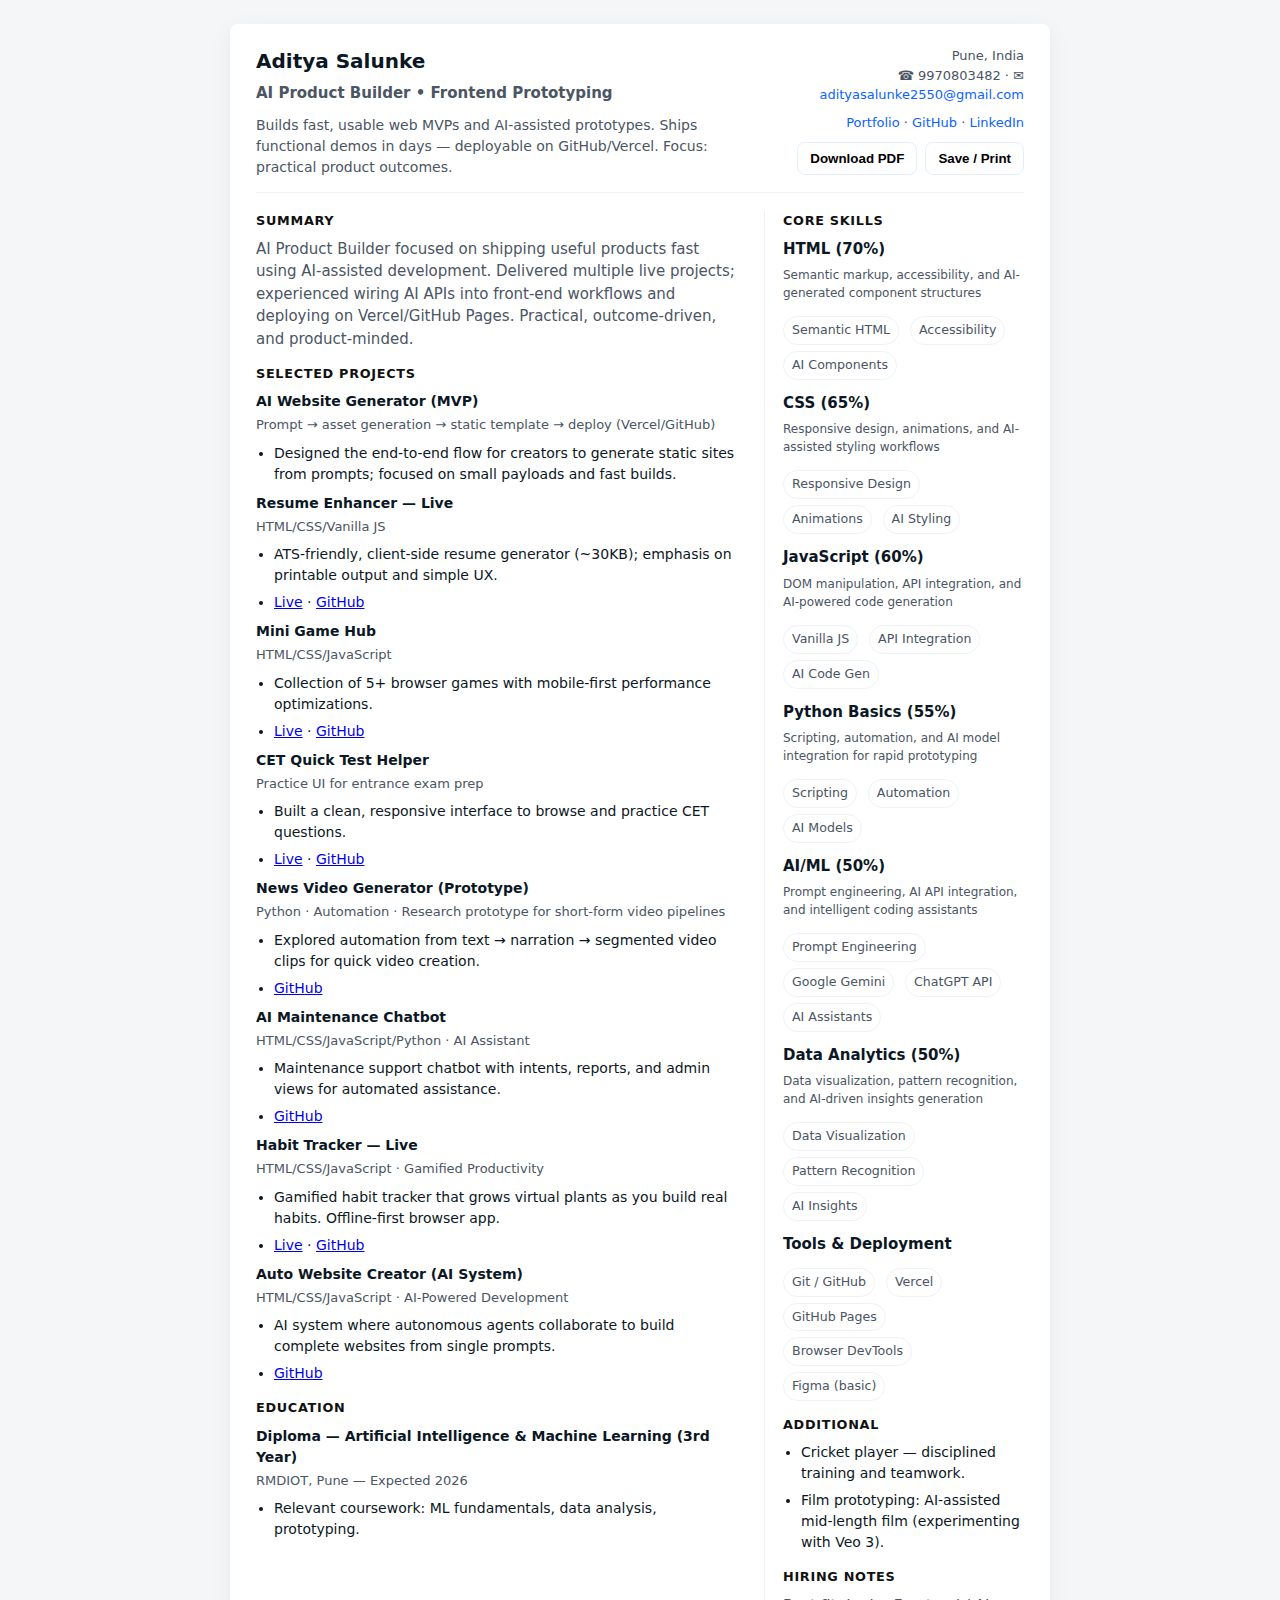
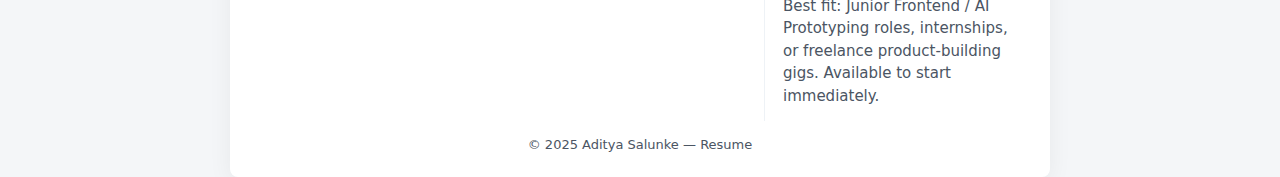
<file: resume.html>
<!doctype html>
<html lang="en">
<head>
  <meta charset="utf-8" />
  <meta name="viewport" content="width=device-width,initial-scale=1" />
  <title>Aditya Salunke — Resume</title>
  <meta name="description" content="Aditya Salunke — Frontend Developer & AI Product Builder. Pune, India" />
  <style>
    /* Minimal, ATS-friendly resume: readable on screen and prints cleanly */
    :root{
      --text:#0b1724;
      --muted:#4b5563;
      --accent:#0b63ff;
      --paper:#ffffff;
      --max-width:820px;
      --gap:16px;
      --base:15px;
      --lh:1.5;
    }
    *{box-sizing:border-box}
    html,body{height:100%; margin:0; background:#f4f6f8; color:var(--text); font-family: Inter, system-ui, -apple-system, "Segoe UI", Roboto, Arial;}
    body{font-size:var(--base); line-height:var(--lh); padding:24px;}
    .page{max-width:var(--max-width); margin:0 auto; background:var(--paper); padding:22px 26px; border-radius:8px; box-shadow:0 6px 24px rgba(12,18,30,0.06);}
    header{display:flex; justify-content:space-between; gap:18px; align-items:flex-start; border-bottom:1px solid #eef2f6; padding-bottom:14px}
    .left-head{max-width:66%}
    h1{font-size:20px; margin:0; font-weight:700}
    .title{color:var(--muted); margin:6px 0 0; font-weight:600}
    .lead{margin:10px 0 0; color:var(--muted); font-size:14px}
    .contact{font-size:13px; color:var(--muted); text-align:right}
    .contact a{color:var(--accent); text-decoration:none}
    .actions{margin-top:8px; display:flex; gap:8px; justify-content:flex-end}
    .btn{background:#fff; border:1px solid #e6eefc; padding:8px 12px; border-radius:8px; font-weight:700; cursor:pointer}
    .btn.primary{background:var(--accent); color:#fff; border-color:var(--accent)}
    main{display:grid; grid-template-columns:1fr 260px; gap:20px; margin-top:18px}
    .col-left{min-width:0}
    .col-right{padding-left:18px; border-left:1px solid #eef2f6}
    section{margin-bottom:14px}
    h2{font-size:12.8px; margin:0 0 8px; text-transform:uppercase; letter-spacing:.7px; color:#111; font-weight:700}
    .item{margin:8px 0}
    .role{font-weight:700; margin:0; font-size:14px}
    .meta{color:var(--muted); font-size:13px; margin-top:3px}
    ul{margin:8px 0 0 18px; padding:0}
    li{margin:6px 0; font-size:14px}
    .pill{display:inline-block; padding:4px 8px; border-radius:999px; font-size:12.6px; color:var(--muted); border:1px solid #eef2f6; margin:6px 6px 0 0}
    .links a{color:var(--accent); text-decoration:none}
    .links a:hover{text-decoration:underline}
    footer{margin-top:14px; text-align:center; color:var(--muted); font-size:13px}

    /* Print rules: one page, remove shadows, show link URLs for recruiters */
    @media print{
      body{padding:0; background:#fff}
      .page{box-shadow:none; border-radius:0; margin:0; padding:18px}
      .actions{display:none}
      a[href]:after{content:" (" attr(href) ")"; font-size:11px; color:#444}
    }

    /* Responsive stack */
    @media (max-width:880px){
      header{flex-direction:column; align-items:flex-start}
      .contact{text-align:left}
      main{grid-template-columns:1fr; gap:14px}
      .col-right{border-left:none; padding-left:0}
      .actions{justify-content:flex-start}
    }
  </style>
</head>
<body>
  <div class="page" id="resumePage">
    <header>
      <div class="left-head">
        <h1>Aditya Salunke</h1>
        <div class="title">AI Product Builder • Frontend Prototyping</div>
        <div class="lead">Builds fast, usable web MVPs and AI-assisted prototypes. Ships functional demos in days — deployable on GitHub/Vercel. Focus: practical product outcomes.</div>
      </div>

      <div class="contact" aria-label="contact">
        <div>Pune, India</div>
        <div>☎ 9970803482 · ✉ <a href="mailto:adityasalunke2550@gmail.com">adityasalunke2550@gmail.com</a></div>
        <div class="links" style="margin-top:8px">
          <a href="https://adityasalunke255.github.io/" target="_blank" rel="noopener">Portfolio</a> ·
          <a href="https://github.com/adityasalunke255" target="_blank" rel="noopener">GitHub</a> ·
          <a href="https://www.linkedin.com/in/aditya-salunke-7389b0364" target="_blank" rel="noopener">LinkedIn</a>
        </div>

        <div class="actions" style="margin-top:10px">
          <button class="btn" id="printBtn" title="Open print dialog (use Save as PDF)">Download PDF</button>
          <button class="btn" id="downloadBtn" title="Save as PDF (opens print dialog)">Save / Print</button>
        </div>
      </div>
    </header>

    <main>
      <div class="col-left">
        <section aria-labelledby="summary">
          <h2 id="summary">Summary</h2>
          <p style="margin:6px 0 0; color:var(--muted)">AI Product Builder focused on shipping useful products fast using AI-assisted development. Delivered multiple live projects; experienced wiring AI APIs into front-end workflows and deploying on Vercel/GitHub Pages. Practical, outcome-driven, and product-minded.</p>
        </section>

        <section aria-labelledby="projects">
          <h2 id="projects">Selected Projects</h2>

          <article class="item" aria-label="AI Website Generator">
            <p class="role">AI Website Generator (MVP)</p>
            <div class="meta">Prompt → asset generation → static template → deploy (Vercel/GitHub)</div>
            <ul>
              <li>Designed the end-to-end flow for creators to generate static sites from prompts; focused on small payloads and fast builds.</li>
            </ul>
          </article>

          <article class="item" aria-label="Resume Enhancer">
            <p class="role">Resume Enhancer — Live</p>
            <div class="meta">HTML/CSS/Vanilla JS</div>
            <ul>
              <li>ATS-friendly, client-side resume generator (~30KB); emphasis on printable output and simple UX.</li>
              <li><a href="https://adityasalunke255.github.io/resume-enhancher/" target="_blank" rel="noopener">Live</a> · <a href="https://github.com/adityasalunke255/resume-enhancher" target="_blank" rel="noopener">GitHub</a></li>
            </ul>
          </article>

          <article class="item" aria-label="Mini Game Hub">
            <p class="role">Mini Game Hub</p>
            <div class="meta">HTML/CSS/JavaScript</div>
            <ul>
              <li>Collection of 5+ browser games with mobile-first performance optimizations.</li>
              <li><a href="https://adityasalunke255.github.io/Mini-Game-Hub/" target="_blank" rel="noopener">Live</a> · <a href="https://github.com/adityasalunke255/Mini-Game-Hub" target="_blank" rel="noopener">GitHub</a></li>
            </ul>
          </article>

          <article class="item" aria-label="CET Quick Test Helper">
            <p class="role">CET Quick Test Helper</p>
            <div class="meta">Practice UI for entrance exam prep</div>
            <ul>
              <li>Built a clean, responsive interface to browse and practice CET questions.</li>
              <li><a href="https://adityasalunke255.github.io/CET-Quick-Test-Helper/" target="_blank" rel="noopener">Live</a> · <a href="https://github.com/adityasalunke255/CET-Quick-Test-Helper" target="_blank" rel="noopener">GitHub</a></li>
            </ul>
          </article>

          <article class="item" aria-label="News Video Generator">
            <p class="role">News Video Generator (Prototype)</p>
            <div class="meta">Python · Automation · Research prototype for short-form video pipelines</div>
            <ul>
              <li>Explored automation from text → narration → segmented video clips for quick video creation.</li>
              <li><a href="https://github.com/adityasalunke255/news_video_generater" target="_blank" rel="noopener">GitHub</a></li>
            </ul>
          </article>

          <article class="item" aria-label="AI Maintenance Chatbot">
            <p class="role">AI Maintenance Chatbot</p>
            <div class="meta">HTML/CSS/JavaScript/Python · AI Assistant</div>
            <ul>
              <li>Maintenance support chatbot with intents, reports, and admin views for automated assistance.</li>
              <li><a href="https://github.com/adityasalunke255/AI-maintenence-chatbot-" target="_blank" rel="noopener">GitHub</a></li>
            </ul>
          </article>

          <article class="item" aria-label="Habit Tracker">
            <p class="role">Habit Tracker — Live</p>
            <div class="meta">HTML/CSS/JavaScript · Gamified Productivity</div>
            <ul>
              <li>Gamified habit tracker that grows virtual plants as you build real habits. Offline-first browser app.</li>
              <li><a href="https://adityasalunke255.github.io/habit-tracker/realm-tracker.html" target="_blank" rel="noopener">Live</a> · <a href="https://github.com/adityasalunke255/habit-tracker" target="_blank" rel="noopener">GitHub</a></li>
            </ul>
          </article>

          <article class="item" aria-label="Auto Website Creator">
            <p class="role">Auto Website Creator (AI System)</p>
            <div class="meta">HTML/CSS/JavaScript · AI-Powered Development</div>
            <ul>
              <li>AI system where autonomous agents collaborate to build complete websites from single prompts.</li>
              <li><a href="https://github.com/adityasalunke255/auto-website-creator-" target="_blank" rel="noopener">GitHub</a></li>
            </ul>
          </article>
        </section>

        <section aria-labelledby="education" style="margin-top:8px">
          <h2 id="education">Education</h2>
          <div class="item">
            <p class="role">Diploma — Artificial Intelligence & Machine Learning (3rd Year)</p>
            <div class="meta">RMDIOT, Pune — Expected 2026</div>
            <ul>
              <li>Relevant coursework: ML fundamentals, data analysis, prototyping.</li>
            </ul>
          </div>
        </section>

      </div>

      <aside class="col-right" aria-label="sidebar">
        <section aria-labelledby="skills">
          <h2 id="skills">Core Skills</h2>

          <div style="margin-top:6px">
            <div style="font-weight:700; margin-bottom:6px">HTML (70%)</div>
            <div style="font-size:12px; color:var(--muted); margin-bottom:8px">Semantic markup, accessibility, and AI-generated component structures</div>
            <div>
              <span class="pill">Semantic HTML</span>
              <span class="pill">Accessibility</span>
              <span class="pill">AI Components</span>
            </div>
          </div>

          <div style="margin-top:12px">
            <div style="font-weight:700; margin-bottom:6px">CSS (65%)</div>
            <div style="font-size:12px; color:var(--muted); margin-bottom:8px">Responsive design, animations, and AI-assisted styling workflows</div>
            <div>
              <span class="pill">Responsive Design</span>
              <span class="pill">Animations</span>
              <span class="pill">AI Styling</span>
            </div>
          </div>

          <div style="margin-top:12px">
            <div style="font-weight:700; margin-bottom:6px">JavaScript (60%)</div>
            <div style="font-size:12px; color:var(--muted); margin-bottom:8px">DOM manipulation, API integration, and AI-powered code generation</div>
            <div>
              <span class="pill">Vanilla JS</span>
              <span class="pill">API Integration</span>
              <span class="pill">AI Code Gen</span>
            </div>
          </div>

          <div style="margin-top:12px">
            <div style="font-weight:700; margin-bottom:6px">Python Basics (55%)</div>
            <div style="font-size:12px; color:var(--muted); margin-bottom:8px">Scripting, automation, and AI model integration for rapid prototyping</div>
            <div>
              <span class="pill">Scripting</span>
              <span class="pill">Automation</span>
              <span class="pill">AI Models</span>
            </div>
          </div>

          <div style="margin-top:12px">
            <div style="font-weight:700; margin-bottom:6px">AI/ML (50%)</div>
            <div style="font-size:12px; color:var(--muted); margin-bottom:8px">Prompt engineering, AI API integration, and intelligent coding assistants</div>
            <div>
              <span class="pill">Prompt Engineering</span>
              <span class="pill">Google Gemini</span>
              <span class="pill">ChatGPT API</span>
              <span class="pill">AI Assistants</span>
            </div>
          </div>

          <div style="margin-top:12px">
            <div style="font-weight:700; margin-bottom:6px">Data Analytics (50%)</div>
            <div style="font-size:12px; color:var(--muted); margin-bottom:8px">Data visualization, pattern recognition, and AI-driven insights generation</div>
            <div>
              <span class="pill">Data Visualization</span>
              <span class="pill">Pattern Recognition</span>
              <span class="pill">AI Insights</span>
            </div>
          </div>

          <div style="margin-top:12px">
            <div style="font-weight:700; margin-bottom:6px">Tools & Deployment</div>
            <div>
              <span class="pill">Git / GitHub</span>
              <span class="pill">Vercel</span>
              <span class="pill">GitHub Pages</span>
              <span class="pill">Browser DevTools</span>
              <span class="pill">Figma (basic)</span>
            </div>
          </div>
        </section>

        <section aria-labelledby="extras" style="margin-top:14px">
          <h2 id="extras">Additional</h2>
          <ul>
            <li>Cricket player — disciplined training and teamwork.</li>
            <li>Film prototyping: AI-assisted mid-length film (experimenting with Veo 3).</li>
          </ul>
        </section>

        <section aria-labelledby="notes" style="margin-top:14px">
          <h2 id="notes">Hiring Notes</h2>
          <p style="margin:6px 0 0; color:var(--muted)">Best fit: Junior Frontend / AI Prototyping roles, internships, or freelance product-building gigs. Available to start immediately.</p>
        </section>
      </aside>
    </main>

    <footer>
      <div style="font-size:13px; color:var(--muted)">© 2025 Aditya Salunke — Resume</div>
    </footer>
  </div>

  <script>
    // Both buttons open the print dialog (users can Save as PDF). Browsers do not provide a
    // universal client-side method to save as PDF without external libs—print is standard and reliable.
    document.getElementById('printBtn').addEventListener('click', () => window.print());
    document.getElementById('downloadBtn').addEventListener('click', () => window.print());

    // Pro tip: For best PDF results, choose "Save as PDF" and set Page Size=A4 and Margins=Default in the print dialog.
  </script>
</body>
</html>
</file>
